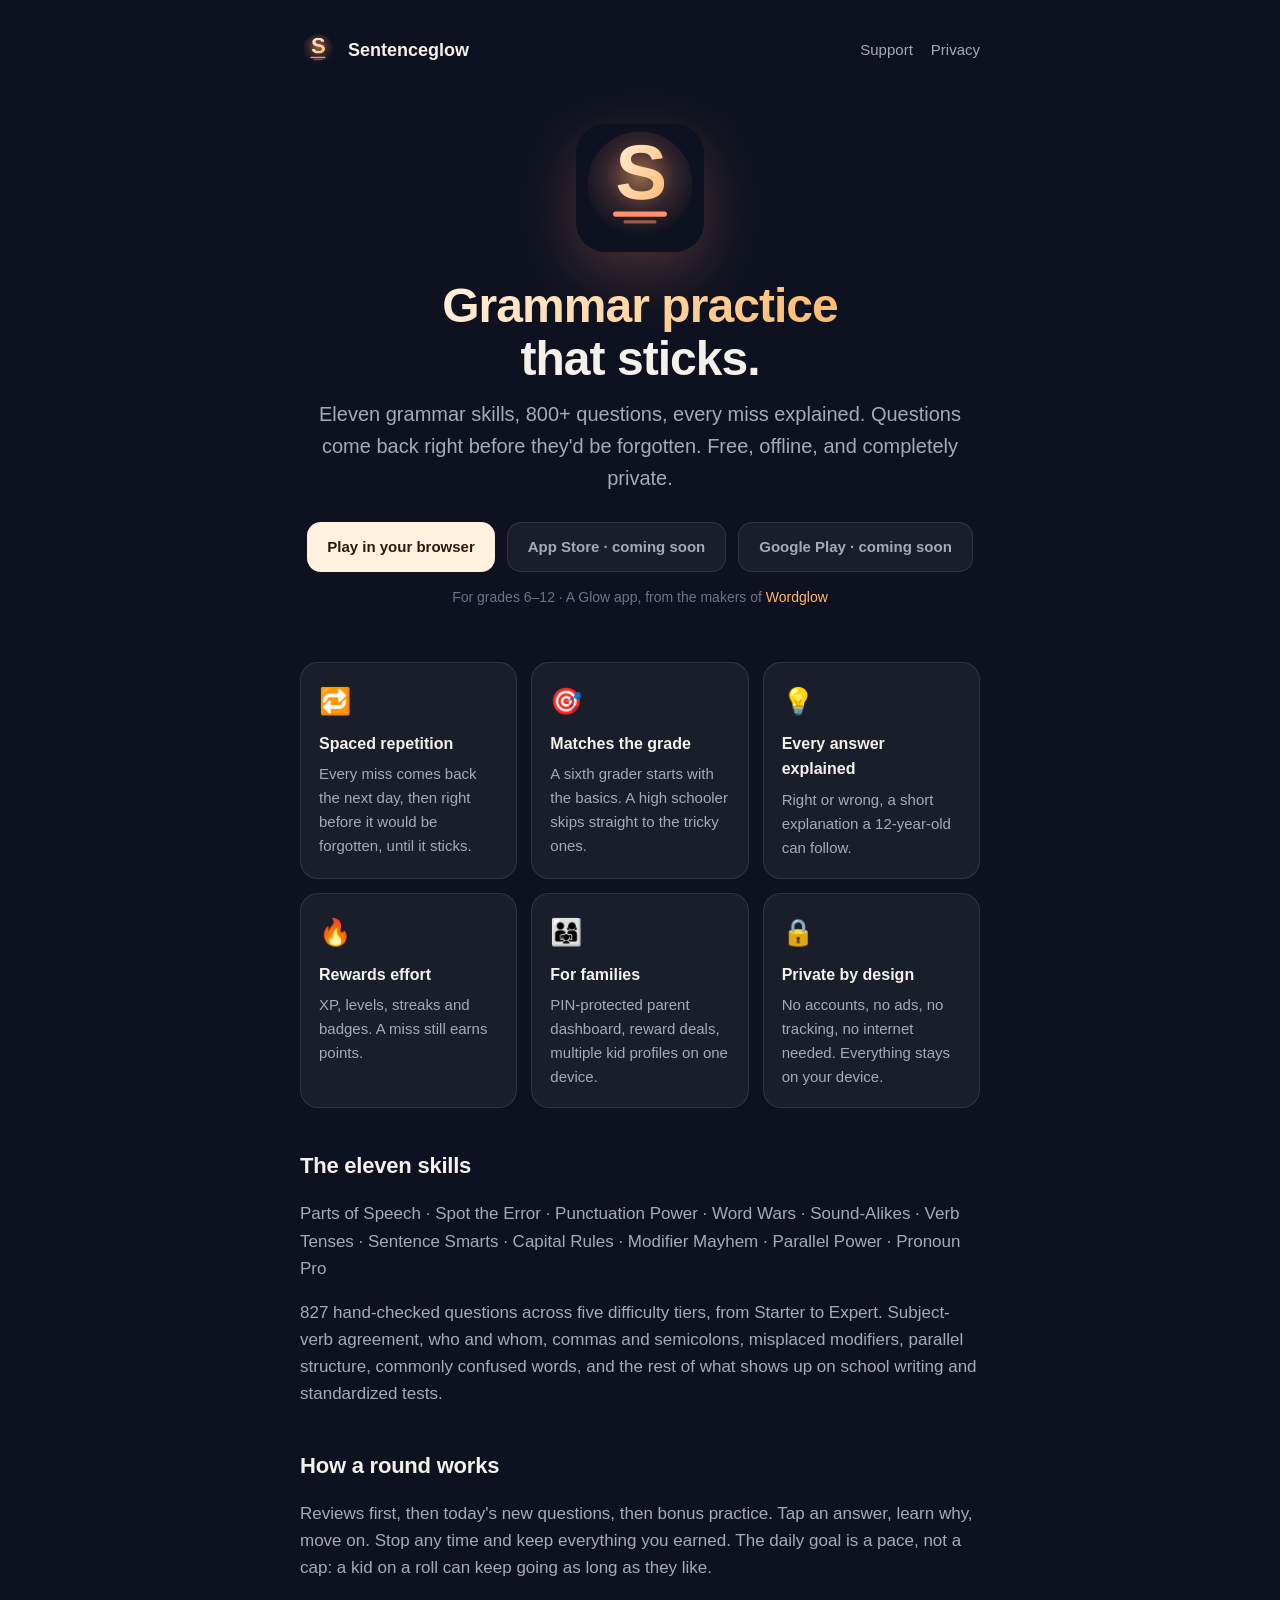
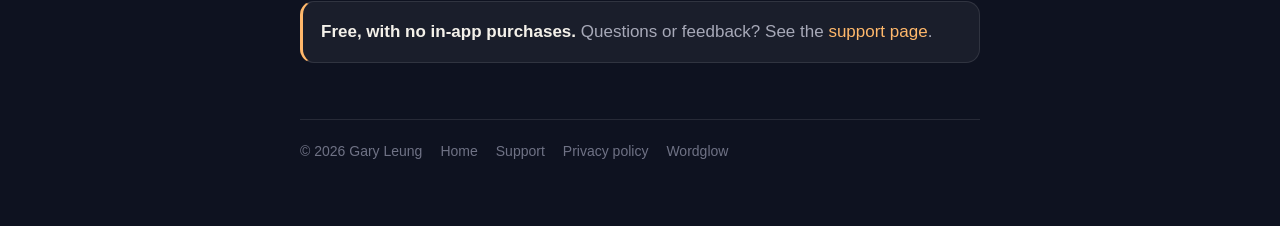
<file: index.html>
<!doctype html>
<html lang="en">
<head>
<meta charset="utf-8">
<meta name="viewport" content="width=device-width, initial-scale=1">
<title>Sentenceglow: Grammar Practice</title>
<meta name="description" content="Grammar practice for grades 6-12 that sticks. Eleven skills, 800+ questions, every miss explained. Free, offline, private.">
<link rel="icon" href="assets/favicon.png">
<link rel="apple-touch-icon" href="assets/icon.png">
<link rel="stylesheet" href="style.css">
</head>
<body>
<div class="wrap">
<header class="top">
  <a class="brand" href="./"><img src="assets/icon.png" alt=""> Sentenceglow</a>
  <nav><a href="support">Support</a><a href="privacy">Privacy</a></nav>
</header>
<section class="hero">
  <img src="assets/icon.png" alt="Sentenceglow app icon">
  <h1><span>Grammar practice</span><br>that sticks.</h1>
  <p class="lede">Eleven grammar skills, 800+ questions, every miss explained. Questions come back right before they'd be forgotten. Free, offline, and completely private.</p>
  <div class="badges">
    <a class="badge" href="https://sentenceglow.gleung.workers.dev">Play in your browser</a>
    <span class="badge soon">App Store · coming soon</span>
    <span class="badge soon">Google Play · coming soon</span>
  </div>
  <p class="meta">For grades 6–12 · A Glow app, from the makers of <a href="https://github.com/oldfamily/testprep">Wordglow</a></p>
</section>

<div class="grid">
  <div class="card"><div class="em">🔁</div><h4>Spaced repetition</h4><p>Every miss comes back the next day, then right before it would be forgotten, until it sticks.</p></div>
  <div class="card"><div class="em">🎯</div><h4>Matches the grade</h4><p>A sixth grader starts with the basics. A high schooler skips straight to the tricky ones.</p></div>
  <div class="card"><div class="em">💡</div><h4>Every answer explained</h4><p>Right or wrong, a short explanation a 12-year-old can follow.</p></div>
  <div class="card"><div class="em">🔥</div><h4>Rewards effort</h4><p>XP, levels, streaks and badges. A miss still earns points.</p></div>
  <div class="card"><div class="em">👨‍👩‍👧</div><h4>For families</h4><p>PIN-protected parent dashboard, reward deals, multiple kid profiles on one device.</p></div>
  <div class="card"><div class="em">🔒</div><h4>Private by design</h4><p>No accounts, no ads, no tracking, no internet needed. Everything stays on your device.</p></div>
</div>

<h2>The eleven skills</h2>
<p>Parts of Speech · Spot the Error · Punctuation Power · Word Wars · Sound-Alikes · Verb Tenses · Sentence Smarts · Capital Rules · Modifier Mayhem · Parallel Power · Pronoun Pro</p>
<p>827 hand-checked questions across five difficulty tiers, from Starter to Expert. Subject-verb agreement, who and whom, commas and semicolons, misplaced modifiers, parallel structure, commonly confused words, and the rest of what shows up on school writing and standardized tests.</p>

<h2>How a round works</h2>
<p>Reviews first, then today's new questions, then bonus practice. Tap an answer, learn why, move on. Stop any time and keep everything you earned. The daily goal is a pace, not a cap: a kid on a roll can keep going as long as they like.</p>

<div class="callout"><p><strong>Free, with no in-app purchases.</strong> Questions or feedback? See the <a href="support">support page</a>.</p></div>
<footer>
  <span>&copy; 2026 Gary Leung</span>
  <a href="./">Home</a>
  <a href="support">Support</a>
  <a href="privacy">Privacy policy</a>
  <a href="https://github.com/oldfamily/testprep">Wordglow</a>
</footer>
</div>
</body>
</html>
</file>
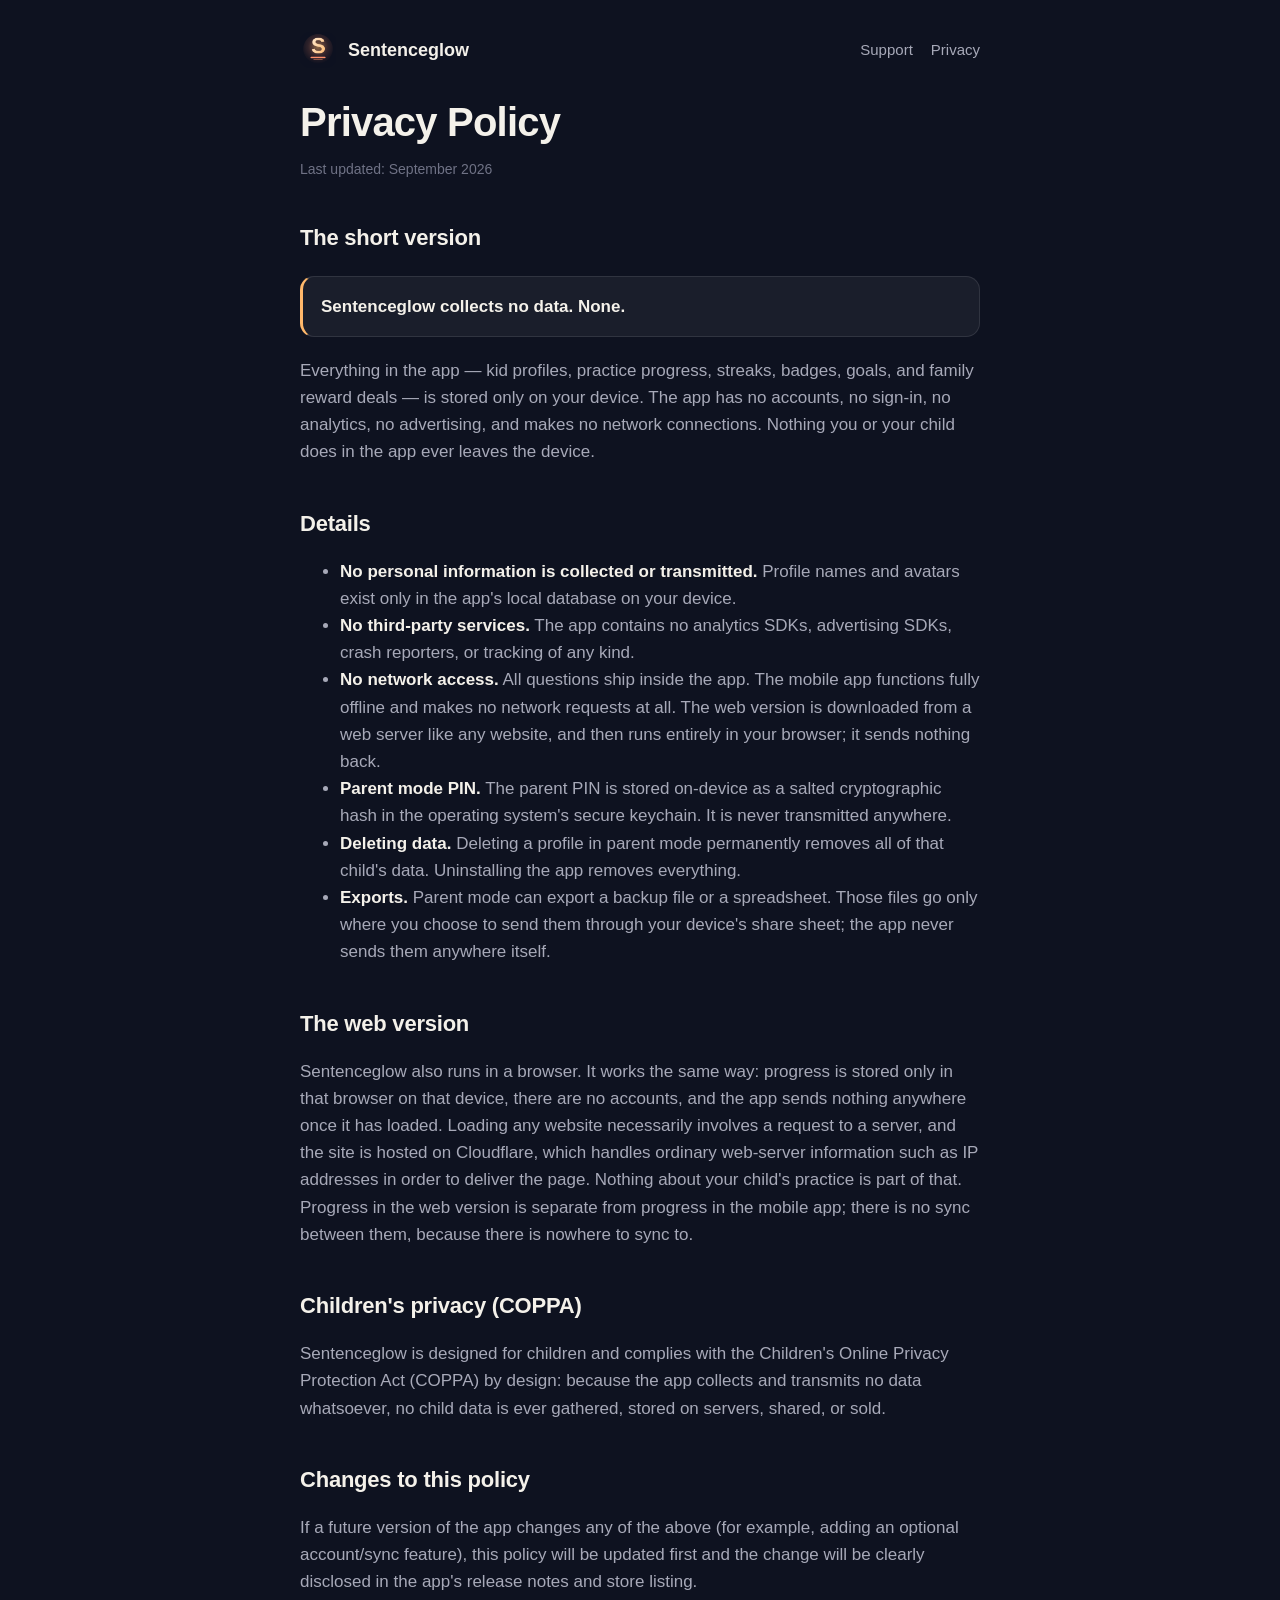
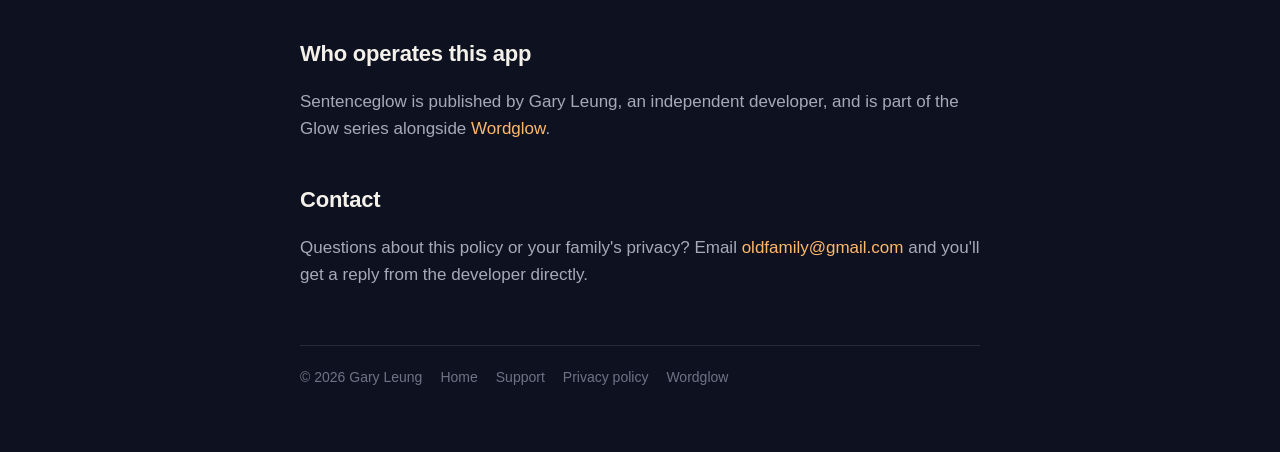
<file: privacy.html>
<!doctype html>
<html lang="en">
<head>
<meta charset="utf-8">
<meta name="viewport" content="width=device-width, initial-scale=1">
<title>Privacy Policy · Sentenceglow</title>
<meta name="description" content="Sentenceglow collects no data. Everything stays on your device.">
<link rel="icon" href="assets/favicon.png">
<link rel="apple-touch-icon" href="assets/icon.png">
<link rel="stylesheet" href="style.css">
</head>
<body>
<div class="wrap">
<header class="top">
  <a class="brand" href="./"><img src="assets/icon.png" alt=""> Sentenceglow</a>
  <nav><a href="support">Support</a><a href="privacy">Privacy</a></nav>
</header>

<h1>Privacy Policy</h1>
<p class="meta">Last updated: September 2026</p>

<h2>The short version</h2>
<div class="callout"><p><strong>Sentenceglow collects no data. None.</strong></p></div>
<p>Everything in the app — kid profiles, practice progress, streaks, badges, goals, and family reward deals — is stored only on your device. The app has no accounts, no sign-in, no analytics, no advertising, and makes no network connections. Nothing you or your child does in the app ever leaves the device.</p>

<h2>Details</h2>
<ul>
  <li><strong>No personal information is collected or transmitted.</strong> Profile names and avatars exist only in the app's local database on your device.</li>
  <li><strong>No third-party services.</strong> The app contains no analytics SDKs, advertising SDKs, crash reporters, or tracking of any kind.</li>
  <li><strong>No network access.</strong> All questions ship inside the app. The mobile app functions fully offline and makes no network requests at all. The web version is downloaded from a web server like any website, and then runs entirely in your browser; it sends nothing back.</li>
  <li><strong>Parent mode PIN.</strong> The parent PIN is stored on-device as a salted cryptographic hash in the operating system's secure keychain. It is never transmitted anywhere.</li>
  <li><strong>Deleting data.</strong> Deleting a profile in parent mode permanently removes all of that child's data. Uninstalling the app removes everything.</li>
  <li><strong>Exports.</strong> Parent mode can export a backup file or a spreadsheet. Those files go only where you choose to send them through your device's share sheet; the app never sends them anywhere itself.</li>
</ul>

<h2>The web version</h2>
<p>Sentenceglow also runs in a browser. It works the same way: progress is stored only in that browser on that device, there are no accounts, and the app sends nothing anywhere once it has loaded. Loading any website necessarily involves a request to a server, and the site is hosted on Cloudflare, which handles ordinary web-server information such as IP addresses in order to deliver the page. Nothing about your child's practice is part of that. Progress in the web version is separate from progress in the mobile app; there is no sync between them, because there is nowhere to sync to.</p>

<h2>Children's privacy (COPPA)</h2>
<p>Sentenceglow is designed for children and complies with the Children's Online Privacy Protection Act (COPPA) by design: because the app collects and transmits no data whatsoever, no child data is ever gathered, stored on servers, shared, or sold.</p>

<h2>Changes to this policy</h2>
<p>If a future version of the app changes any of the above (for example, adding an optional account/sync feature), this policy will be updated first and the change will be clearly disclosed in the app's release notes and store listing.</p>

<h2>Who operates this app</h2>
<p>Sentenceglow is published by Gary Leung, an independent developer, and is part of the Glow series alongside <a href="https://github.com/oldfamily/testprep">Wordglow</a>.</p>

<h2>Contact</h2>
<p>Questions about this policy or your family's privacy? Email <a href="mailto:oldfamily@gmail.com">oldfamily@gmail.com</a> and you'll get a reply from the developer directly.</p>

<footer>
  <span>&copy; 2026 Gary Leung</span>
  <a href="./">Home</a>
  <a href="support">Support</a>
  <a href="privacy">Privacy policy</a>
  <a href="https://github.com/oldfamily/testprep">Wordglow</a>
</footer>
</div>
</body>
</html>
</file>
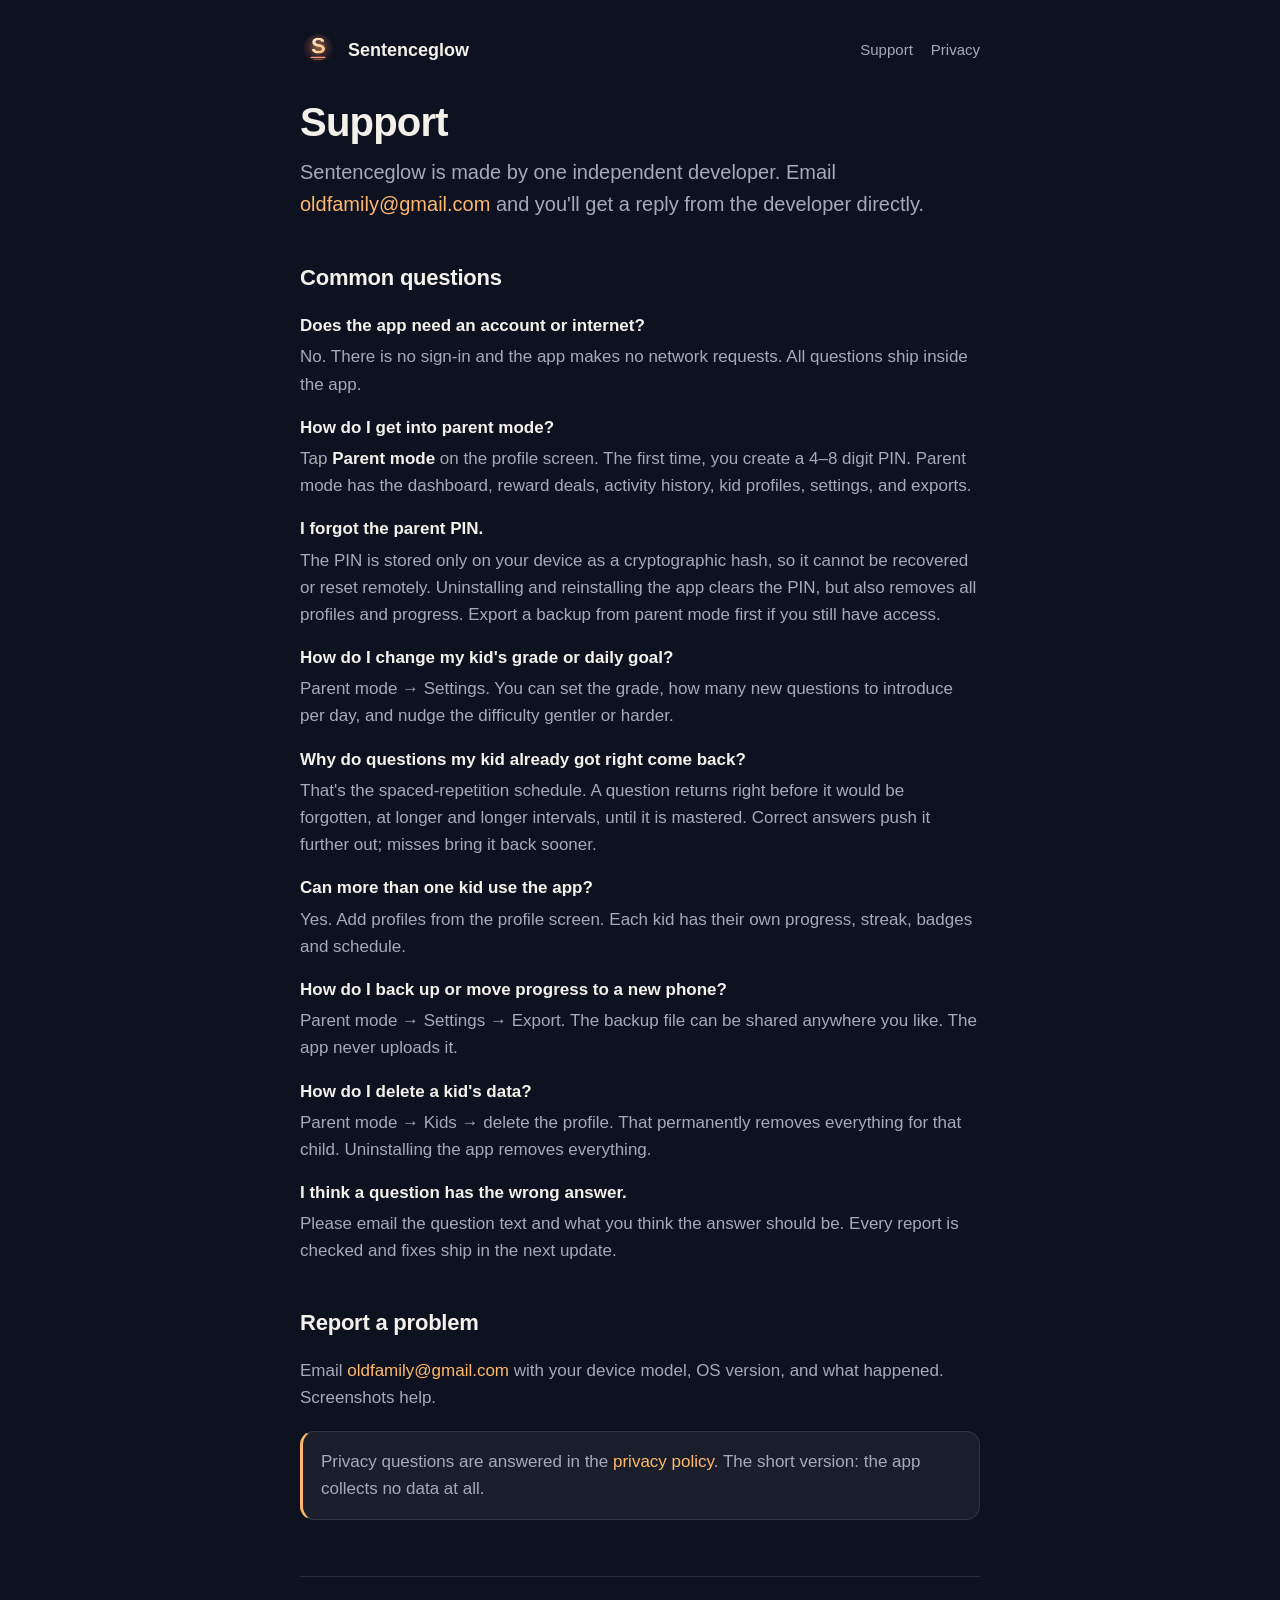
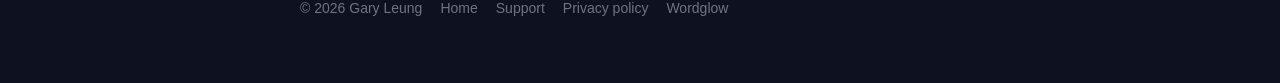
<file: support.html>
<!doctype html>
<html lang="en">
<head>
<meta charset="utf-8">
<meta name="viewport" content="width=device-width, initial-scale=1">
<title>Support · Sentenceglow</title>
<meta name="description" content="Help and contact for the Sentenceglow grammar practice app.">
<link rel="icon" href="assets/favicon.png">
<link rel="apple-touch-icon" href="assets/icon.png">
<link rel="stylesheet" href="style.css">
</head>
<body>
<div class="wrap">
<header class="top">
  <a class="brand" href="./"><img src="assets/icon.png" alt=""> Sentenceglow</a>
  <nav><a href="support">Support</a><a href="privacy">Privacy</a></nav>
</header>
<h1>Support</h1>
<p class="lede">Sentenceglow is made by one independent developer. Email <a href="mailto:oldfamily@gmail.com">oldfamily@gmail.com</a> and you'll get a reply from the developer directly.</p>

<h2>Common questions</h2>
<dl>
  <dt>Does the app need an account or internet?</dt>
  <dd>No. There is no sign-in and the app makes no network requests. All questions ship inside the app.</dd>

  <dt>How do I get into parent mode?</dt>
  <dd>Tap <strong>Parent mode</strong> on the profile screen. The first time, you create a 4–8 digit PIN. Parent mode has the dashboard, reward deals, activity history, kid profiles, settings, and exports.</dd>

  <dt>I forgot the parent PIN.</dt>
  <dd>The PIN is stored only on your device as a cryptographic hash, so it cannot be recovered or reset remotely. Uninstalling and reinstalling the app clears the PIN, but also removes all profiles and progress. Export a backup from parent mode first if you still have access.</dd>

  <dt>How do I change my kid's grade or daily goal?</dt>
  <dd>Parent mode → Settings. You can set the grade, how many new questions to introduce per day, and nudge the difficulty gentler or harder.</dd>

  <dt>Why do questions my kid already got right come back?</dt>
  <dd>That's the spaced-repetition schedule. A question returns right before it would be forgotten, at longer and longer intervals, until it is mastered. Correct answers push it further out; misses bring it back sooner.</dd>

  <dt>Can more than one kid use the app?</dt>
  <dd>Yes. Add profiles from the profile screen. Each kid has their own progress, streak, badges and schedule.</dd>

  <dt>How do I back up or move progress to a new phone?</dt>
  <dd>Parent mode → Settings → Export. The backup file can be shared anywhere you like. The app never uploads it.</dd>

  <dt>How do I delete a kid's data?</dt>
  <dd>Parent mode → Kids → delete the profile. That permanently removes everything for that child. Uninstalling the app removes everything.</dd>

  <dt>I think a question has the wrong answer.</dt>
  <dd>Please email the question text and what you think the answer should be. Every report is checked and fixes ship in the next update.</dd>
</dl>

<h2>Report a problem</h2>
<p>Email <a href="mailto:oldfamily@gmail.com?subject=Sentenceglow%20support">oldfamily@gmail.com</a> with your device model, OS version, and what happened. Screenshots help.</p>

<div class="callout"><p>Privacy questions are answered in the <a href="privacy">privacy policy</a>. The short version: the app collects no data at all.</p></div>
<footer>
  <span>&copy; 2026 Gary Leung</span>
  <a href="./">Home</a>
  <a href="support">Support</a>
  <a href="privacy">Privacy policy</a>
  <a href="https://github.com/oldfamily/testprep">Wordglow</a>
</footer>
</div>
</body>
</html>
</file>
<file: style.css>
:root {
  --ground: #0e1220;
  --card: rgba(255, 255, 255, 0.05);
  --line: rgba(255, 255, 255, 0.1);
  --ink: #f4f1ea;
  --muted: #a7a9b8;
  --faint: #6f7285;
  --acc: #ffb86b;
  --acc2: #ff8f6b;
  --cta: #fff1de;
  --ctaink: #2a1c0c;
}
* { box-sizing: border-box; }
html { color-scheme: dark; }
body {
  margin: 0;
  background: var(--ground);
  color: var(--ink);
  font: 17px/1.6 -apple-system, BlinkMacSystemFont, "Segoe UI", Roboto, Helvetica, Arial, sans-serif;
  -webkit-font-smoothing: antialiased;
}
a { color: var(--acc); text-decoration: none; }
a:hover { text-decoration: underline; }
.wrap { max-width: 720px; margin: 0 auto; padding: 24px 20px 64px; }
header.top { display: flex; align-items: center; justify-content: space-between; gap: 16px; padding: 8px 0 32px; }
.brand { display: flex; align-items: center; gap: 12px; color: var(--ink); font-weight: 700; font-size: 18px; }
.brand img { width: 36px; height: 36px; border-radius: 10px; }
nav a { color: var(--muted); margin-left: 18px; font-size: 15px; }
nav a:hover { color: var(--ink); text-decoration: none; }
h1 { font-size: 40px; line-height: 1.1; letter-spacing: -0.02em; margin: 0 0 12px; }
h2 { font-size: 22px; margin: 40px 0 12px; letter-spacing: -0.01em; }
h3 { font-size: 17px; margin: 24px 0 8px; color: var(--acc); }
p, li { color: var(--muted); }
strong { color: var(--ink); }
.lede { font-size: 20px; color: var(--muted); margin: 0 0 28px; }
.hero { text-align: center; padding: 24px 0 8px; }
.hero img { width: 128px; height: 128px; border-radius: 30px; box-shadow: 0 20px 60px rgba(255, 143, 107, 0.25); margin-bottom: 20px; }
.hero h1 { font-size: 48px; }
.hero h1 span { background: linear-gradient(135deg, var(--cta), var(--acc)); -webkit-background-clip: text; background-clip: text; color: transparent; }
.badges { display: flex; gap: 12px; justify-content: center; flex-wrap: wrap; margin: 24px 0 8px; }
.badge {
  display: inline-flex; align-items: center; gap: 8px;
  background: var(--cta); color: var(--ctaink); font-weight: 700;
  padding: 12px 20px; border-radius: 14px; font-size: 15px;
}
.badge.soon { background: var(--card); color: var(--muted); border: 1px solid var(--line); font-weight: 600; }
.badge:hover { text-decoration: none; opacity: 0.9; }
.grid { display: grid; grid-template-columns: repeat(auto-fit, minmax(200px, 1fr)); gap: 14px; margin: 32px 0; }
.card { background: var(--card); border: 1px solid var(--line); border-radius: 18px; padding: 18px; }
.card .em { font-size: 26px; margin-bottom: 8px; }
.card h4 { margin: 0 0 6px; font-size: 16px; }
.card p { margin: 0; font-size: 15px; }
.callout { background: var(--card); border: 1px solid var(--line); border-left: 3px solid var(--acc); border-radius: 14px; padding: 16px 18px; margin: 20px 0; }
.callout p { margin: 0; }
.meta { color: var(--faint); font-size: 14px; }
footer { margin-top: 56px; padding-top: 20px; border-top: 1px solid var(--line); color: var(--faint); font-size: 14px; display: flex; flex-wrap: wrap; gap: 8px 18px; }
footer a { color: var(--faint); }
dl dt { color: var(--ink); font-weight: 600; margin-top: 16px; }
dl dd { margin: 4px 0 0; color: var(--muted); }
@media (max-width: 520px) { h1 { font-size: 32px; } .hero h1 { font-size: 38px; } nav a { margin-left: 12px; } }
</file>
